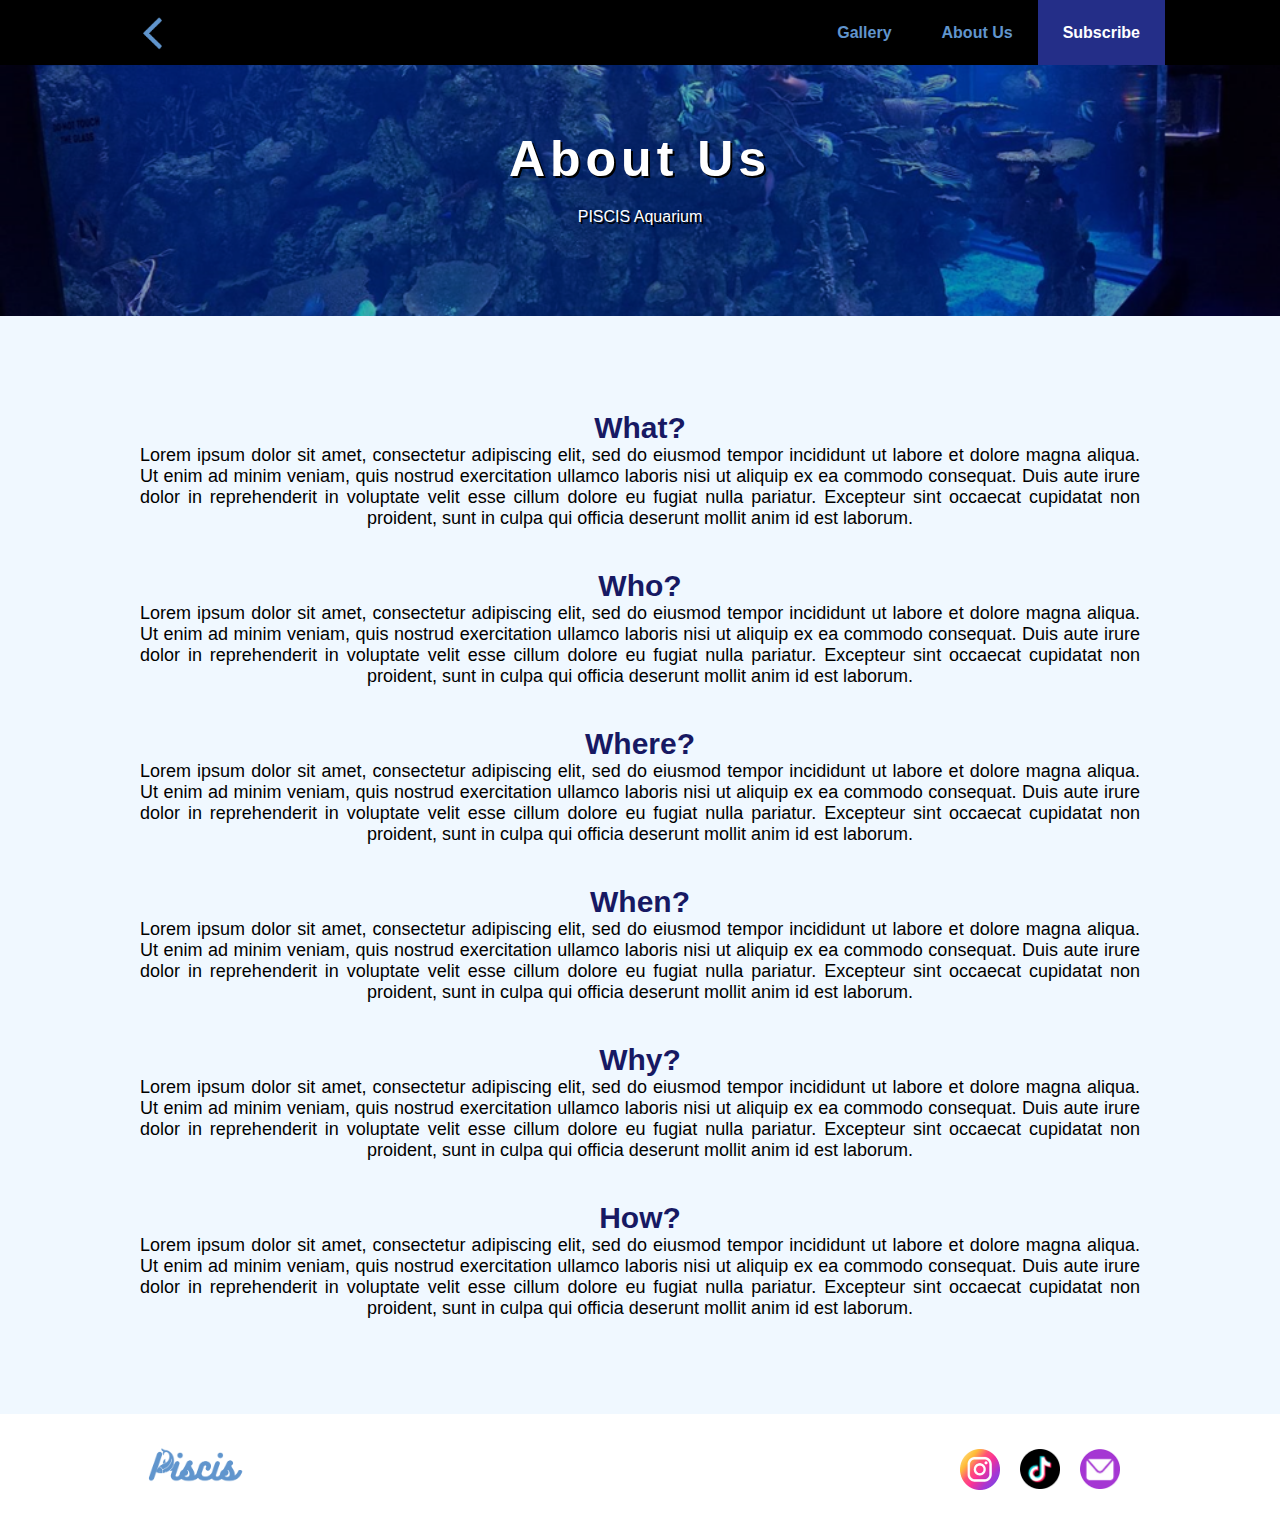
<file: pages/about.html>
<!DOCTYPE html>
<html>
  <head>
    <meta charset="utf-8">
    <meta name="viewport" content="width=device-width, initial-scale=1.0">
    <title>About PISCIS</title>
    <link rel="stylesheet" href="../css/stylesheet.css">
    <link rel="icon" href = "../assets/Piscis_Logo.png" type = "image">
  </head>

<body>
    <header>
        <div class="container">
          <div class="header-left">
            <a href="../pages/index.html">
                <img src="../assets/Back Button.png" alt ="Back" class="backButton">
            </a>
          </div>
          
          <div class="header-right">
            <a href="../pages/gallery.html">Gallery</a>
            <a href="../pages/about.html">About Us</a>
            <a href="../pages/order.html" class="menusub"><p>Subscribe</p></a>
          </div>
        </div>
      </header>

      <div class="top-wrapper">
        <div class="container">
          <h1>About Us</h1>
          <p>PISCIS Aquarium</p>
        </div>
      </div>

      <div class="content-wrapper">
          <div class="container">
              <div class="content-listing-about">
                <h2>What?</h2>
                <p>Lorem ipsum dolor sit amet, consectetur adipiscing elit, sed do eiusmod tempor incididunt ut labore et dolore magna aliqua. Ut enim ad minim veniam, quis nostrud exercitation ullamco laboris nisi ut aliquip ex ea commodo consequat. Duis aute irure dolor in reprehenderit in voluptate velit esse cillum dolore eu fugiat nulla pariatur. Excepteur sint occaecat cupidatat non proident, sunt in culpa qui officia deserunt mollit anim id est laborum.</p>
              </div>

              <div class="content-listing-about">
                <h2>Who?</h2>
                <p>Lorem ipsum dolor sit amet, consectetur adipiscing elit, sed do eiusmod tempor incididunt ut labore et dolore magna aliqua. Ut enim ad minim veniam, quis nostrud exercitation ullamco laboris nisi ut aliquip ex ea commodo consequat. Duis aute irure dolor in reprehenderit in voluptate velit esse cillum dolore eu fugiat nulla pariatur. Excepteur sint occaecat cupidatat non proident, sunt in culpa qui officia deserunt mollit anim id est laborum.</p>
              </div>

              <div class="content-listing-about">
                <h2>Where?</h2>
                <p>Lorem ipsum dolor sit amet, consectetur adipiscing elit, sed do eiusmod tempor incididunt ut labore et dolore magna aliqua. Ut enim ad minim veniam, quis nostrud exercitation ullamco laboris nisi ut aliquip ex ea commodo consequat. Duis aute irure dolor in reprehenderit in voluptate velit esse cillum dolore eu fugiat nulla pariatur. Excepteur sint occaecat cupidatat non proident, sunt in culpa qui officia deserunt mollit anim id est laborum.</p>
              </div>

              <div class="content-listing-about">
                <h2>When?</h2>   
                <p>Lorem ipsum dolor sit amet, consectetur adipiscing elit, sed do eiusmod tempor incididunt ut labore et dolore magna aliqua. Ut enim ad minim veniam, quis nostrud exercitation ullamco laboris nisi ut aliquip ex ea commodo consequat. Duis aute irure dolor in reprehenderit in voluptate velit esse cillum dolore eu fugiat nulla pariatur. Excepteur sint occaecat cupidatat non proident, sunt in culpa qui officia deserunt mollit anim id est laborum.</p>
              </div>

              <div class="content-listing-about">
                <h2>Why?</h2>   
                <p>Lorem ipsum dolor sit amet, consectetur adipiscing elit, sed do eiusmod tempor incididunt ut labore et dolore magna aliqua. Ut enim ad minim veniam, quis nostrud exercitation ullamco laboris nisi ut aliquip ex ea commodo consequat. Duis aute irure dolor in reprehenderit in voluptate velit esse cillum dolore eu fugiat nulla pariatur. Excepteur sint occaecat cupidatat non proident, sunt in culpa qui officia deserunt mollit anim id est laborum.</p>
              </div>

              <div class="content-listing-about">
                <h2>How?</h2>   
                <p>Lorem ipsum dolor sit amet, consectetur adipiscing elit, sed do eiusmod tempor incididunt ut labore et dolore magna aliqua. Ut enim ad minim veniam, quis nostrud exercitation ullamco laboris nisi ut aliquip ex ea commodo consequat. Duis aute irure dolor in reprehenderit in voluptate velit esse cillum dolore eu fugiat nulla pariatur. Excepteur sint occaecat cupidatat non proident, sunt in culpa qui officia deserunt mollit anim id est laborum.</p>
              </div>
          </div>
      </div>

      <footer>
        <div class="container">
          <a href="#top">
            <img src="../assets/Piscis_Logo.png" alt ="Piscis Logo" class="logo">
          </a>
    
          <div class="social-icon">
            <a href="mailto:nelsen.gabriel@binus.ac.id" target="_blank">
              <img src="../assets/Mail Button.png">
            </a>
          </div>
    
          <div class="social-icon">
            <a href="https://www.tiktok.com/@nelsen.gl" target="_blank">
              <img src="../assets/Tiktok Button.png">
            </a>
          </div>
    
          <div class="social-icon">
            <a href="https://www.instagram.com/nelsen.gabriel/" target="_blank">
              <img src="../assets/IG Button.png">
            </a>
          </div>
    
        </div>
    
      </footer>
    </body>
</html>
</file>
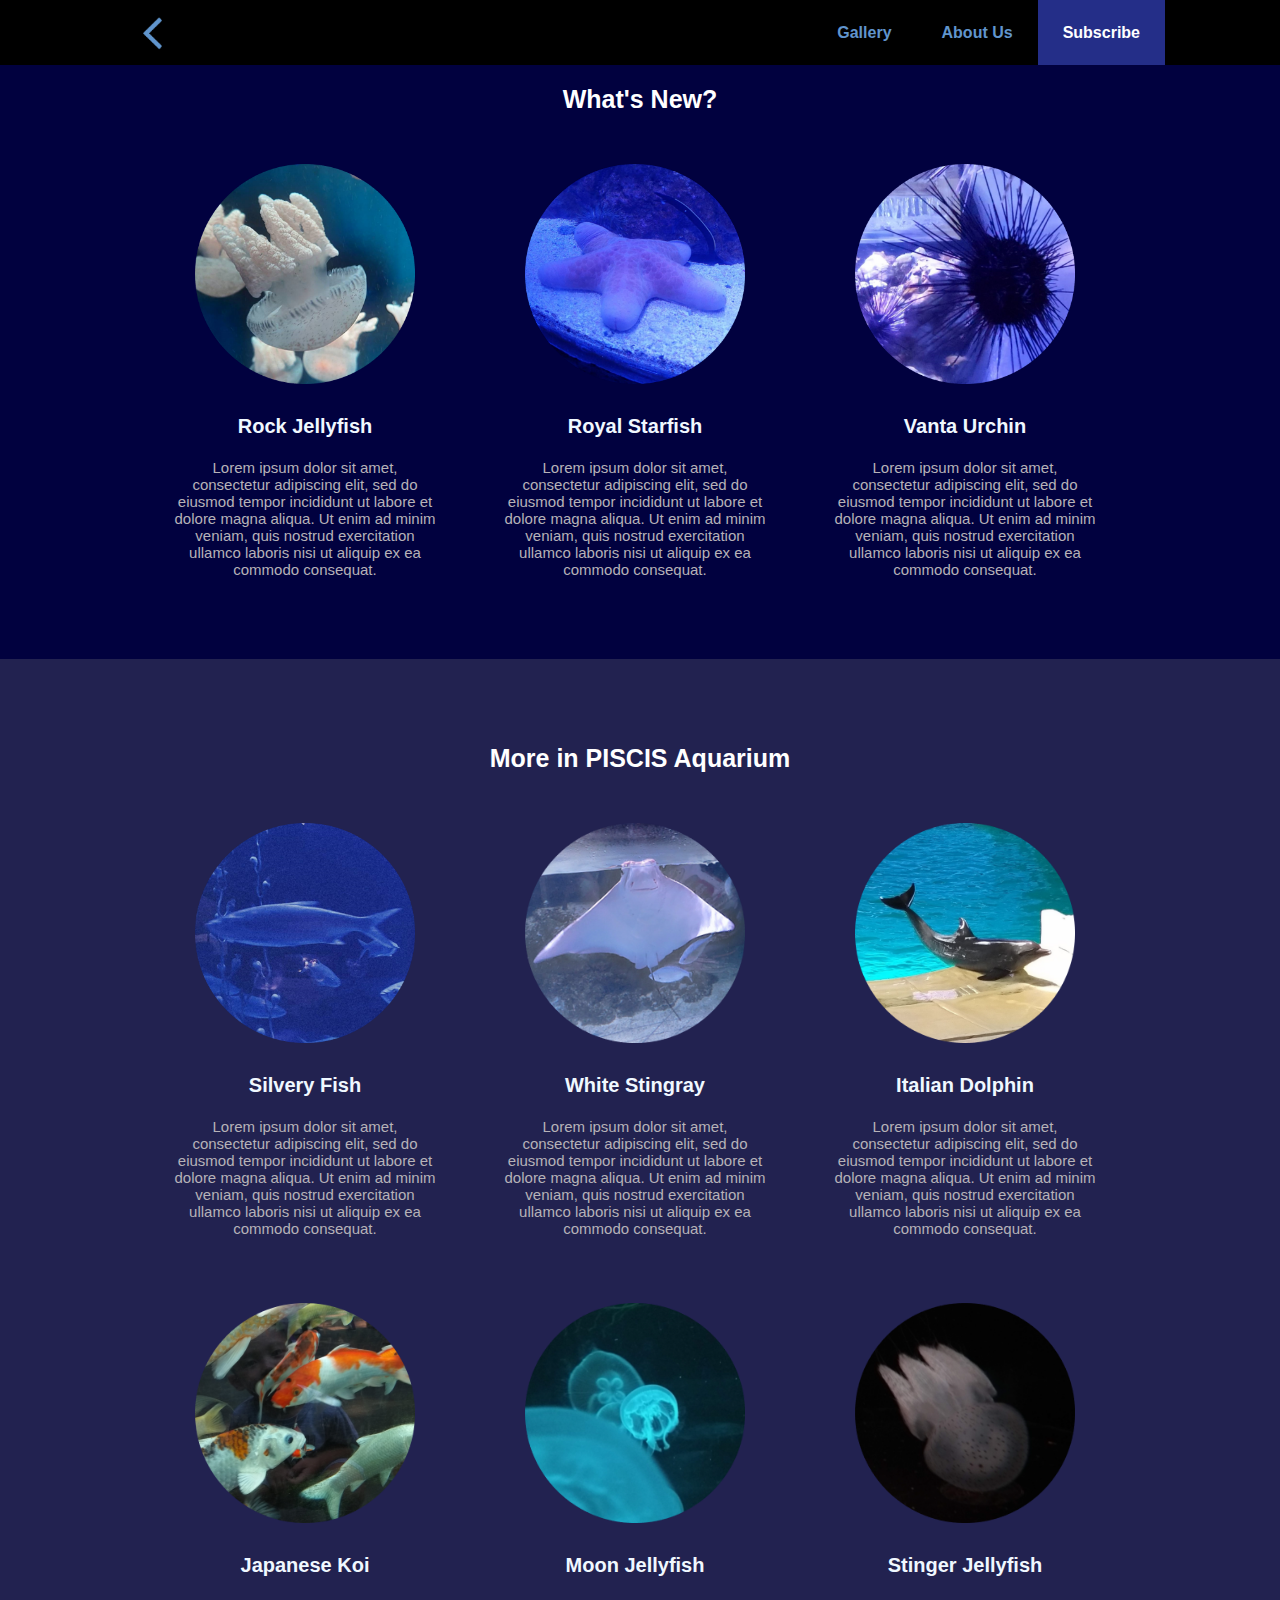
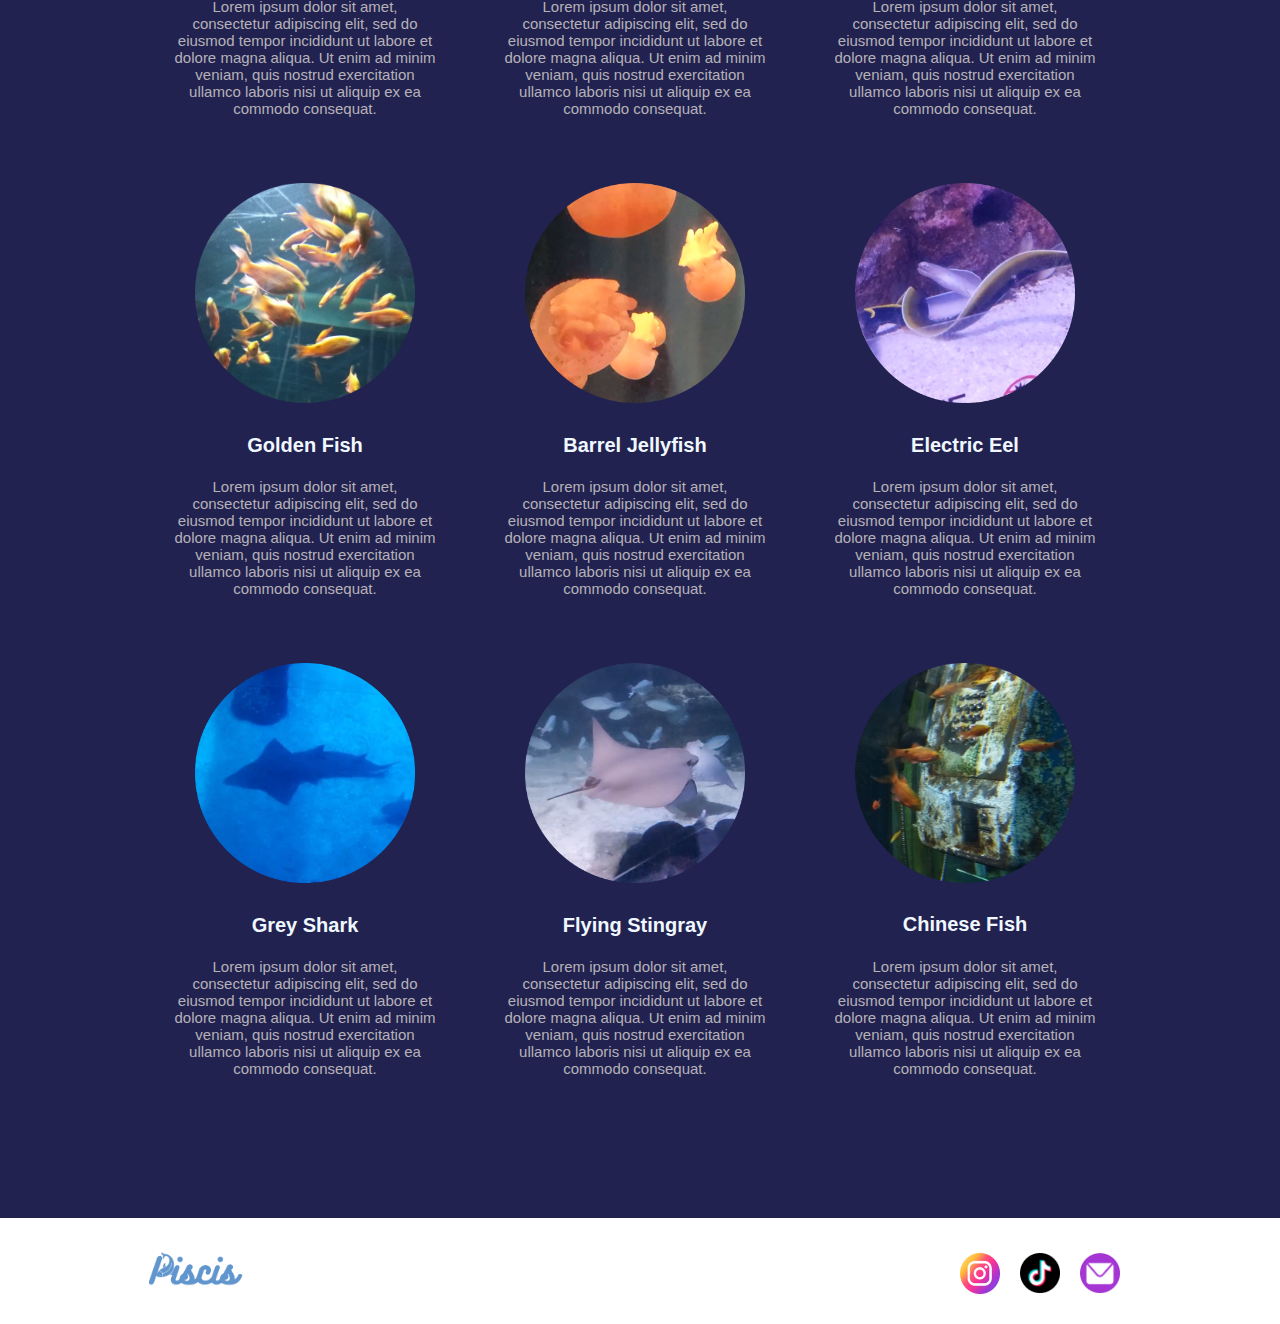
<file: pages/gallery.html>
<!DOCTYPE html>
<html>
  <head>
    <meta charset="utf-8">
    <meta name="viewport" content="width=device-width, initial-scale=1.0">
    <title>PISCIS Gallery</title>
    <link rel="stylesheet" href="../css/stylesheet.css">
    <link rel="icon" href = "../assets/Piscis_Logo.png" type = "image">
  </head>

<body>
    <header>
        <div class="container">
          <div class="header-left">
            <a href="../pages/index.html">
                <img src="../assets/Back Button.png" alt ="Back" class="backButton">
            </a>
          </div>
          
          <div class="header-right">
            <a href="../pages/gallery.html">Gallery</a>
            <a href="../pages/about.html">About Us</a>
            <a href="../pages/order.html" class="menusub"><p>Subscribe</p></a>
          </div>
        </div>
      </header>

    <div class="animal-wrapper new">
        <div class="container">
          <div class="heading">
            <h2>What's New?</h2>
          </div>
  
          <div class="animal-listing new">
            <div class="newAnimal">
              <div class="animal-icon">
                <img src="../assets/Jellyfish.png">
              </div>
              <h3>Rock Jellyfish</h3>
              <p class="text-contents">Lorem ipsum dolor sit amet, consectetur adipiscing elit, sed do eiusmod tempor incididunt ut labore et dolore magna aliqua. Ut enim ad minim veniam, quis nostrud exercitation ullamco laboris nisi ut aliquip ex ea commodo consequat.</p>
            </div>
  
            <div class="newAnimal">
              <div class="animal-icon">
                <img src="../assets/Starfish.png">
              </div>
              <h3>Royal Starfish</h3>
              <p class="text-contents">Lorem ipsum dolor sit amet, consectetur adipiscing elit, sed do eiusmod tempor incididunt ut labore et dolore magna aliqua. Ut enim ad minim veniam, quis nostrud exercitation ullamco laboris nisi ut aliquip ex ea commodo consequat.</p>
            </div>
  
            <div class="newAnimal">
              <div class="animal-icon">
                <img src="../assets/Urchin.png">
              </div>
              <h3>Vanta Urchin</h3>
              <p class="text-contents">Lorem ipsum dolor sit amet, consectetur adipiscing elit, sed do eiusmod tempor incididunt ut labore et dolore magna aliqua. Ut enim ad minim veniam, quis nostrud exercitation ullamco laboris nisi ut aliquip ex ea commodo consequat.</p>
            </div>
  
            <div class="clearfloat"></div>
          </div>
          
        </div>
        </div>
        <div class="animal-wrapper">
        <div class="container">
            <div class="heading">
              <h2>More in PISCIS Aquarium</h2>
            </div>
    
            <div class="animal-listing">
                <div class="newAnimal">
                    <div class="animal-icon">
                        <img src="../assets/Fish.png">
                    </div>
                        <h3>Silvery Fish</h3>
                        <p class="text-contents">Lorem ipsum dolor sit amet, consectetur adipiscing elit, sed do eiusmod tempor incididunt ut labore et dolore magna aliqua. Ut enim ad minim veniam, quis nostrud exercitation ullamco laboris nisi ut aliquip ex ea commodo consequat.</p>
                </div>

              <div class="newAnimal">
                <div class="animal-icon">
                  <img src="../assets/Stingray.png">
                </div>
                <h3>White Stingray</h3>
                <p class="text-contents">Lorem ipsum dolor sit amet, consectetur adipiscing elit, sed do eiusmod tempor incididunt ut labore et dolore magna aliqua. Ut enim ad minim veniam, quis nostrud exercitation ullamco laboris nisi ut aliquip ex ea commodo consequat.</p>
              </div>
    
              <div class="newAnimal">
                <div class="animal-icon">
                  <img src="../assets/Dolphin.png">
                </div>
                <h3>Italian Dolphin</h3>
                <p class="text-contents">Lorem ipsum dolor sit amet, consectetur adipiscing elit, sed do eiusmod tempor incididunt ut labore et dolore magna aliqua. Ut enim ad minim veniam, quis nostrud exercitation ullamco laboris nisi ut aliquip ex ea commodo consequat.</p>
              </div>
    
              <div class="clearfloat"></div>
            </div>

            <div class="animal-listing">
                <div class="newAnimal">
                  <div class="animal-icon">
                    <img src="../assets/Koi.png">
                  </div>
                  <h3>Japanese Koi</h3>
                  <p class="text-contents">Lorem ipsum dolor sit amet, consectetur adipiscing elit, sed do eiusmod tempor incididunt ut labore et dolore magna aliqua. Ut enim ad minim veniam, quis nostrud exercitation ullamco laboris nisi ut aliquip ex ea commodo consequat.</p>
                </div>
      
                <div class="newAnimal">
                  <div class="animal-icon">
                    <img src="../assets/Jellyfish Blue.png">
                  </div>
                  <h3>Moon Jellyfish</h3>
                  <p class="text-contents">Lorem ipsum dolor sit amet, consectetur adipiscing elit, sed do eiusmod tempor incididunt ut labore et dolore magna aliqua. Ut enim ad minim veniam, quis nostrud exercitation ullamco laboris nisi ut aliquip ex ea commodo consequat.</p>
                </div>
      
                <div class="newAnimal">
                  <div class="animal-icon">
                    <img src="../assets/Jellyfish Black.png">
                  </div>
                  <h3>Stinger Jellyfish</h3>
                  <p class="text-contents">Lorem ipsum dolor sit amet, consectetur adipiscing elit, sed do eiusmod tempor incididunt ut labore et dolore magna aliqua. Ut enim ad minim veniam, quis nostrud exercitation ullamco laboris nisi ut aliquip ex ea commodo consequat.</p>
                </div>
      
                <div class="clearfloat"></div>
              </div>

              <div class="animal-listing">
                <div class="newAnimal">
                  <div class="animal-icon">
                    <img src="../assets/Orange Fish.png">
                  </div>
                  <h3>Golden Fish</h3>
                  <p class="text-contents">Lorem ipsum dolor sit amet, consectetur adipiscing elit, sed do eiusmod tempor incididunt ut labore et dolore magna aliqua. Ut enim ad minim veniam, quis nostrud exercitation ullamco laboris nisi ut aliquip ex ea commodo consequat.</p>
                </div>
      
                <div class="newAnimal">
                  <div class="animal-icon">
                    <img src="../assets/Orange Jellyfish.png">
                  </div>
                  <h3>Barrel Jellyfish</h3>
                  <p class="text-contents">Lorem ipsum dolor sit amet, consectetur adipiscing elit, sed do eiusmod tempor incididunt ut labore et dolore magna aliqua. Ut enim ad minim veniam, quis nostrud exercitation ullamco laboris nisi ut aliquip ex ea commodo consequat.</p>
                </div>
      
                <div class="newAnimal">
                  <div class="animal-icon">
                    <img src="../assets/Electric Eel.png">
                  </div>
                  <h3>Electric Eel</h3>
                  <p class="text-contents">Lorem ipsum dolor sit amet, consectetur adipiscing elit, sed do eiusmod tempor incididunt ut labore et dolore magna aliqua. Ut enim ad minim veniam, quis nostrud exercitation ullamco laboris nisi ut aliquip ex ea commodo consequat.</p>
                </div>
      
                <div class="clearfloat"></div>
              </div>

              <div class="animal-listing">
                <div class="newAnimal">
                  <div class="animal-icon">
                    <img src="../assets/Sharkhead.png">
                  </div>
                  <h3>Grey Shark</h3>
                  <p class="text-contents">Lorem ipsum dolor sit amet, consectetur adipiscing elit, sed do eiusmod tempor incididunt ut labore et dolore magna aliqua. Ut enim ad minim veniam, quis nostrud exercitation ullamco laboris nisi ut aliquip ex ea commodo consequat.</p>
                </div>
      
                <div class="newAnimal">
                  <div class="animal-icon">
                    <img src="../assets/Flying Stingray.png">
                  </div>
                  <h3>Flying Stingray</h3>
                  <p class="text-contents">Lorem ipsum dolor sit amet, consectetur adipiscing elit, sed do eiusmod tempor incididunt ut labore et dolore magna aliqua. Ut enim ad minim veniam, quis nostrud exercitation ullamco laboris nisi ut aliquip ex ea commodo consequat.</p>
                </div>
      
                <div class="newAnimal">
                  <div class="animal-icon">
                    <img src="../assets/Chinese Fish.png">
                  </div>
                  <h3>Chinese Fish</h3>
                  <p class="text-contents">Lorem ipsum dolor sit amet, consectetur adipiscing elit, sed do eiusmod tempor incididunt ut labore et dolore magna aliqua. Ut enim ad minim veniam, quis nostrud exercitation ullamco laboris nisi ut aliquip ex ea commodo consequat.</p>
                </div>
      
                <div class="clearfloat"></div>
              </div>
            
          </div>
      </div>


    <footer>
        <div class="container">
          <a href="#top">
            <img src="../assets/Piscis_Logo.png" alt ="Piscis Logo" class="logo">
          </a>

          <div class="social-icon">
            <a href="mailto:nelsen.gabriel@binus.ac.id" target="_blank">
              <img src="../assets/Mail Button.png">
            </a>
          </div>

          <div class="social-icon">
            <a href="https://www.tiktok.com/@nelsen.gl" target="_blank">
              <img src="../assets/Tiktok Button.png">
            </a>
          </div>

          <div class="social-icon">
            <a href="https://www.instagram.com/nelsen.gabriel/" target="_blank">
              <img src="../assets/IG Button.png">
            </a>
          </div>

        </div>

      </footer>
      
</body>
</html>
</file>
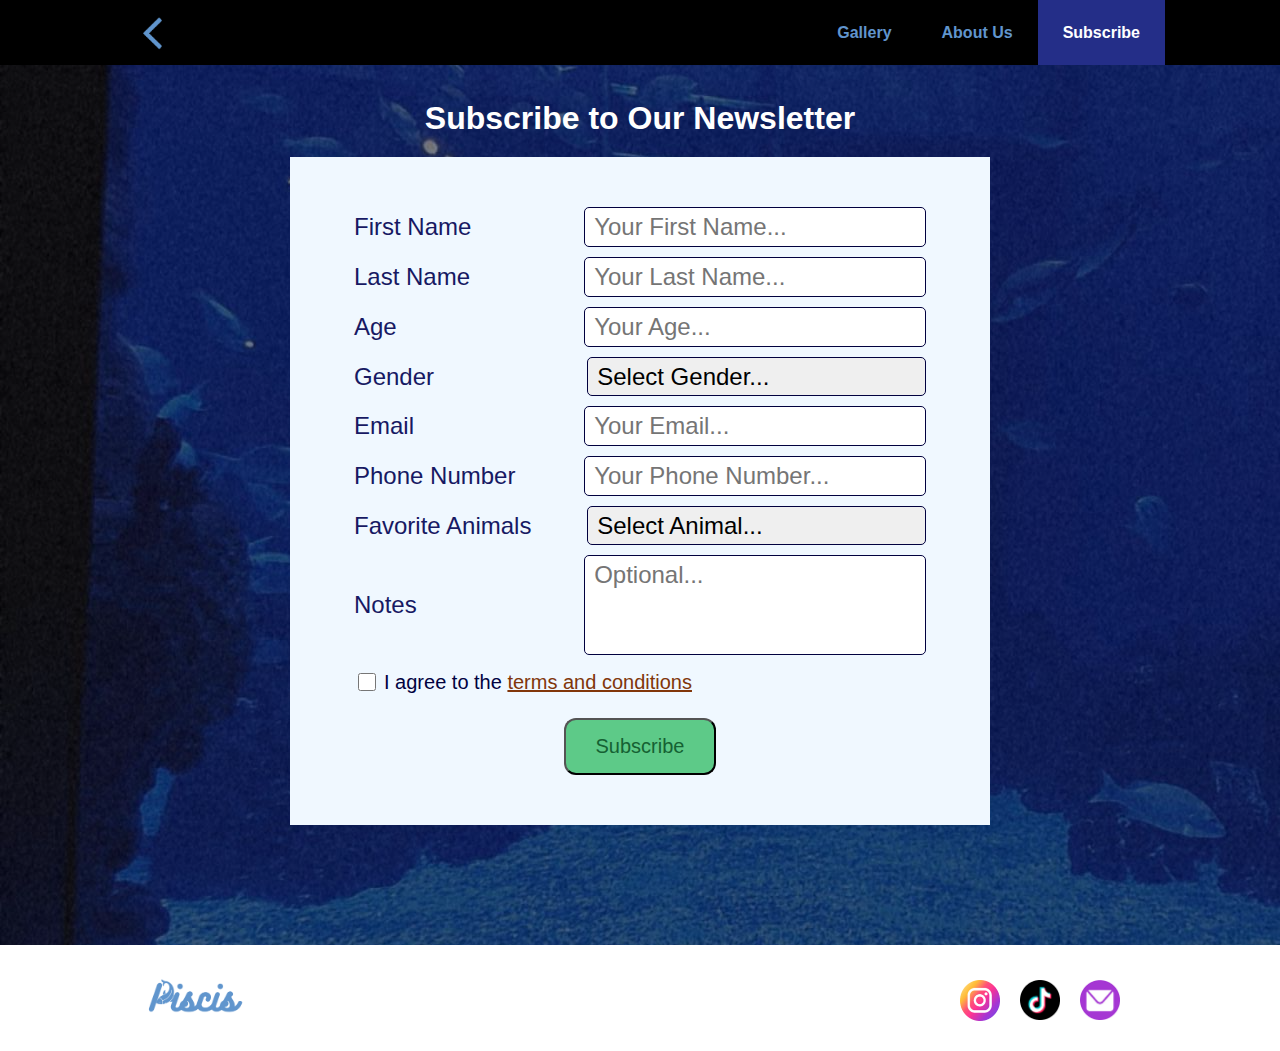
<file: pages/order.html>
<!DOCTYPE html>
<html>
  <head>
    <meta charset="utf-8">
    <meta name="viewport" content="width=device-width, initial-scale=1.0">
    <title>Subscribe to PISCIS</title>
    <link rel="stylesheet" href="../css/stylesheet.css">
    <link rel="icon" href = "../assets/Piscis_Logo.png" type = "image">
  </head>

<body>
    <header>
        <div class="container">
          <div class="header-left">
            <a href="../pages/index.html">
                <img src="../assets/Back Button.png" alt ="Back" class="backButton">
            </a>
          </div>
          
          <div class="header-right">
            <a href="../pages/gallery.html">Gallery</a>
            <a href="../pages/about.html">About Us</a>
            <a href="../pages/order.html" class="menusub"><p>Subscribe</p></a>
          </div>
        </div>
      </header>

      <div class="form-background">
            <div class="container">
              <h1>Subscribe to Our Newsletter</h1>
            </div>
        
      <div class="form-wrapper">
          <div class="form-content">
              <div class="form-input">
                  <label>First Name</label>
                  <input type="text" class="input" placeholder="Your First Name..." required>
              </div>

              <div class="form-input">
                <label>Last Name</label>
                <input type="text" class="input" placeholder="Your Last Name..." required>
              </div>

              <div class="form-input">
                <label>Age</label>
                <input type="number" class="input" placeholder="Your Age..." required>
              </div>

              <div class="form-input">
                <label>Gender</label>
                    <div class="form-select">
                        <select required>
                            <option value="" disabled selected class="optionDisabled"><a>Select Gender...</a></option>
                            <option value="male">Male</option>
                            <option value="female">Female</option>
                        </select>
                    </div>
              </div>

              <div class="form-input">
                <label>Email</label>
                <input type="email" class="input" placeholder="Your Email..." required>
              </div>

              <div class="form-input">
                <label>Phone Number</label>
                <input type="tel" class="input" pattern="[0-9]{4}-[0-9]{4}-[0-9]{4}" placeholder="Your Phone Number..." required>
              </div>

              <div class="form-input">
                <label>Favorite Animals</label>
                    <div class="form-select">
                        <select required>
                            <option value="" disabled selected class="optionDisabled"><a>Select Animal...</a></option>
                            <option value="Small Fish">Small Fish</option>
                            <option value="Jellyfish">Jellyfish</option>
                            <option value="Dolphin">Dolphin</option>
                            <option value="Urchin">Urchin</option>
                            <option value="Stingray">Stingray</option>
                            <option value="Eel">Eel</option>
                            <option value="Shark">Shark</option>
                        </select>
                    </div>
              </div>

              <div class="form-input">
                <label>Notes</label>
                <textarea class="textarea" placeholder="Optional..."></textarea>
              </div>

          </div>

          <div class="tnc">
            <input type="checkbox" class="check" required>
            <p>I agree to the <a href="https://www.instagram.com/nelsen.gabriel/" target="_blank">terms and conditions</a></p>
          </div>

          <div class="formSubmit">
            <a href="https://www.instagram.com/nelsen.gabriel/" target="_blank">
            <input type="submit" value="Subscribe" class="btn message">
            </a>
        </div>
        </div>
      </div>

    <footer>
        <div class="container">
        <a href="#top">
            <img src="../assets/Piscis_Logo.png" alt ="Piscis Logo" class="logo">
        </a>

        <div class="social-icon">
            <a href="mailto:nelsen.gabriel@binus.ac.id" target="_blank">
            <img src="../assets/Mail Button.png">
            </a>
        </div>

        <div class="social-icon">
            <a href="https://www.tiktok.com/@nelsen.gl" target="_blank">
            <img src="../assets/Tiktok Button.png">
            </a>
        </div>

        <div class="social-icon">
            <a href="https://www.instagram.com/nelsen.gabriel/" target="_blank">
            <img src="../assets/IG Button.png">
            </a>
        </div>

        </div>

    </footer>

</body>
</html>
</file>
<file: css/stylesheet.css>
* {
  box-sizing: border-box;
}

html, body,
ul, ol, li,
h1, h2, h3, p, div {
  margin: 0;
  padding: 0;
}

body {
  font-family:'Gill Sans', 'Gill Sans MT', Calibri, 'Trebuchet MS', sans-serif;
}

a {
  text-decoration: none;
}

/*Header and Navigation Bar*/

header {
  height: 65px;
  width: 100%;
  background-color: black;
  
  position :fixed;
  top: 0;
  z-index: 10;
}

.logo {
  width: 110px;
}

.backButton {
  padding-top: 30%;
  width: 25px;
}

.header-left {
  float: left;
  transition: all 0.2s;
}

.header-left:hover{
  transform: scale(1.1);
}

.header-right {
  float: right;
  margin-right: -25px;
}

.header-right a {
  line-height: 65px;
  padding: 0 25px;
  font-weight: bold;
  color: #6095cd;
  display: block;
  float: left;
  transition: all 0.2s;
}

.header-right a:hover {
  color: black;
  background-color: #d7e9ff;
}

.menusub{
  background-color: #242e88;
  transition: all 0.2s;
}

.menusub p{
  color: white;
  transition: all 0.2s;
}

.menusub p:hover{
  color: black;
}

.menusub:hover{
  background-color: #d7e9ff;
}

/*Container*/
.container {
  max-width: 1000px;
  padding: 0 auto;
  margin: 0 auto;
}

/* Top Banner */
.top-wrapper {
  padding: 110px 0 90px 0; 
  background-image: url(../assets/Banner\ Top.png);
  background-position: center;
  background-size: cover;
  color: white;
  text-align: center;
}

.top-wrapper h1 {
  font-size: 50px;
  letter-spacing: 5px;
  margin-top: 20px;
  margin-bottom: 20px;
  text-shadow: 2px 2px #000000;
}

.top-wrapper p {
  margin-top: 15px;
  text-shadow: 2px 2px #000000;
}

/* Video Banner */
.video-showcase{
  position: relative;
  height: 750px;
  display: flex;
  flex-direction: column;
  align-items: center;
  justify-content: center;
  text-align: center;
  padding: 0 20px;
}

.video-container {
  position: absolute;
  top: 0;
  left: 0;
  width: 100%;
  height: 100%;
  overflow: hidden;
}

.video-container:after{
  content:'';
  position: absolute;
  top: 0;
  left: 0;
  width: 100%;
  height: 100%;
  background-color: black;
  opacity: 0.5;
}

.video-container video{
  min-width: 100%;
  min-height: 100%;
  object-fit: cover;
  position: absolute;
  top: 50%;
  left: 50%;
  transform: translate(-50%,-50%);
}

.video-content{
  z-index: 5;
}

.video-content h1{
  color: white;
  font-size: 50px;
  letter-spacing: 5px;
  margin-top: 20px;
  margin-bottom: 20px;
  text-shadow: 2px 2px #000000;
}
.video-content p{
  color: white;
  font-size: 22px;
  margin-top: 20px;
  text-shadow: 2px 2px #000000;
  margin-bottom: 40px;
}

/*General Heading*/

.heading {
  padding-top: 80px;
  padding-bottom: 50px;
  color: #5f5d60;
}

.heading h2 {
  color: white;
  font-size: 25px;
  font-weight: bold;
  text-align: center;
}

.heading h3 {
  font-size: 15px;
  font-weight: normal;
}

/* Home Contents Feeds*/

.content-wrapper {
  padding-top: 75px;
  padding-bottom: 75px;
  padding-left: 5%;
  padding-right: 5%;
  background-color: aliceblue;
}

.content-wrapper h1{
  color:#01013f;
  text-align: center;
  font-size: 35px;
}

.content-wrapper h2{
  color:#171963;
  font-size: 30px;
}

.content-listing-left{
  text-align: justify;
  text-justify: inter-word;
  font-size: 20px;
  padding-top: 4%;
  padding-bottom: 4%;
}

.content-listing-left h2{
  padding-top: 10px;
  padding-bottom: 10px;
}

.content-listing-left img{
  float: right;
  width: 40%;
  margin-left: 5%;
}

.content-listing-right{
  text-align: justify;
  text-justify: inter-word;
  font-size: 20px;
  padding-top: 4%;
  padding-bottom: 4%;
}

.content-listing-right h2{
  padding-top: 10px;
  padding-bottom: 10px;
}

.content-listing-right img{
  float: left;
  width: 40%;
  margin-right: 5%;
}

.content-listing-about{
  text-align: center;
  padding-top: 2%;
  padding-bottom: 2%;
}

.content-listing-about p{
  font-size: 18px;
  text-align: justify;
  text-justify: inter-word;
  text-align-last: center;
}


/* Home Bottom Invitation*/

.invitation {
  border-bottom: 1px solid #eee;
  padding-bottom: 75px;
  text-align: center;
  background-image: url(../assets/Invitation\ Banner.png);
  background-size: cover;
  background-position: center;
  background-repeat: no-repeat;
  background-blend-mode: overlay;
}

.invitation h2{
  font-size: 35px;
  color: aliceblue;
}

.invitation h3{
  margin-top: 10px;
  font-size: 22px;
  color: aliceblue;
}

/* BUTTONS */
.btn {
  cursor: pointer;
  display: inline-block;
  border-radius: 12px;
  text-align: center;
  transition: all 0.2s;
}

.btn:active {
  position: relative;
  border-radius: 14px;
}

.message {
  color: #156133;
  background-color: #5dca88;
  padding: 15px 30px;
  font-size: 20px;
}

.message:hover {
  color: #afe2c3;
  background-color: #1a7940;
  transform: scale(1.1);
}

.learn {
  margin-top: 15px;
  font-size: 15px;
  color: #171963;
  background-color: #b5b2df;
  padding: 12px 24px;
}

.learn:hover {
  color: #b5b2df;
  background-color: #171963;
}

/* FOOTER */

footer {
  padding-top: 20px;
  padding-bottom: 20px;
}

footer img {
  width: 100px;
  top: 10px;
}

.social-icon{
  margin: 0;
  position: relative;
  top: 15px;
  float: right;
  width: 6%;
  transition: transform 0.1s;
}

.social-icon img{
  width: 40px;
}

.social-icon:hover{
  transform: scale(1.1);
}



/*Animal Gallery*/

.animal-listing {
  padding-bottom: 65px;
}

.animal-wrapper {
  padding-top: 5px;
  padding-bottom: 75px;
  padding-left: 5%;
  padding-right: 5%;
  background-color: #222250;
  text-align: center;
}

.new {
  background-color: #01013f;
  padding-bottom: 40px;
}

.newAnimal {
  float: left;
  width: 33%;
}

.newAnimal h3{
  color: aliceblue;
  font-size: 20px;
  margin-top: 10px;
  padding-top: 5%;
  padding-bottom: 5%;
}

.animal-icon {
  position: relative;
}

.animal-icon img{
  width: 220px;
}

.text-contents {
  width: 80%;
  display: inline-block;
  margin-top: 5px;
  font-size: 15px;
  color: #b6b2b8;
}

/*Clear Float Fix*/
.clearfloat {
  clear: left;
}


/* Subscription Page */

.form-background{
  background: linear-gradient(rgba(0, 0, 0, 0.45), rgba(0, 0, 0, 0.45)), url(../assets/Subs\ Background.jpg);
  padding: 100px 0 100px 0; 
  color: white;
}

.form-background h1{
  text-align: center;
}

.form-wrapper {
  max-width: 700px;
  width: 100%;
  margin: 20px auto;
  padding-top: 50px;
  padding-bottom: 50px;
  padding-left: 5%;
  padding-right: 5%;
  background-color: aliceblue;
}

.form-wrapper label{
  color:#171963;
  font-size: 24px;
  width: 60%;
  margin-right: 30px;
}

.form-content{
  width: 100%;
}

.form-input{
  margin-bottom: 10px;
  display: flex;
  align-items: center;
}

.form-select{
  position: relative;
  width: 100%;
  height: 100%;
  display: flex;
  align-items: center;
}

.input, .textarea, .form-select select{
  appearance: none;
  width: 100%;
  outline: none;
  border: 1px solid #01013f;
  font-size: 24px;
  padding: 5px 9px;
  border-radius: 5px;
  font-family: 'Gill Sans', 'Gill Sans MT', Calibri, 'Trebuchet MS', sans-serif;
}

.textarea{
  resize: none;
  height: 100px;
}

.optionDisabled{
  font-size: 0.0001px;
}

.optionDisabled a{
  color: grey;
}

.tnc{
  display: flex;
  justify-content: left;
  padding-top: 5px;
  padding-bottom: 24px;
  align-items: center;
}

.tnc p{
  margin-left: 5px;
  font-size: 20px;
  color:#01013f;
}

.tnc a{
  text-decoration: underline;
  color: #81360a;
}

.check{
  width: 18px;
  height: 18px;
  cursor: pointer;
  display: block;
}

.formSubmit{
  display: flex;
  justify-content: center;
}
</file>
